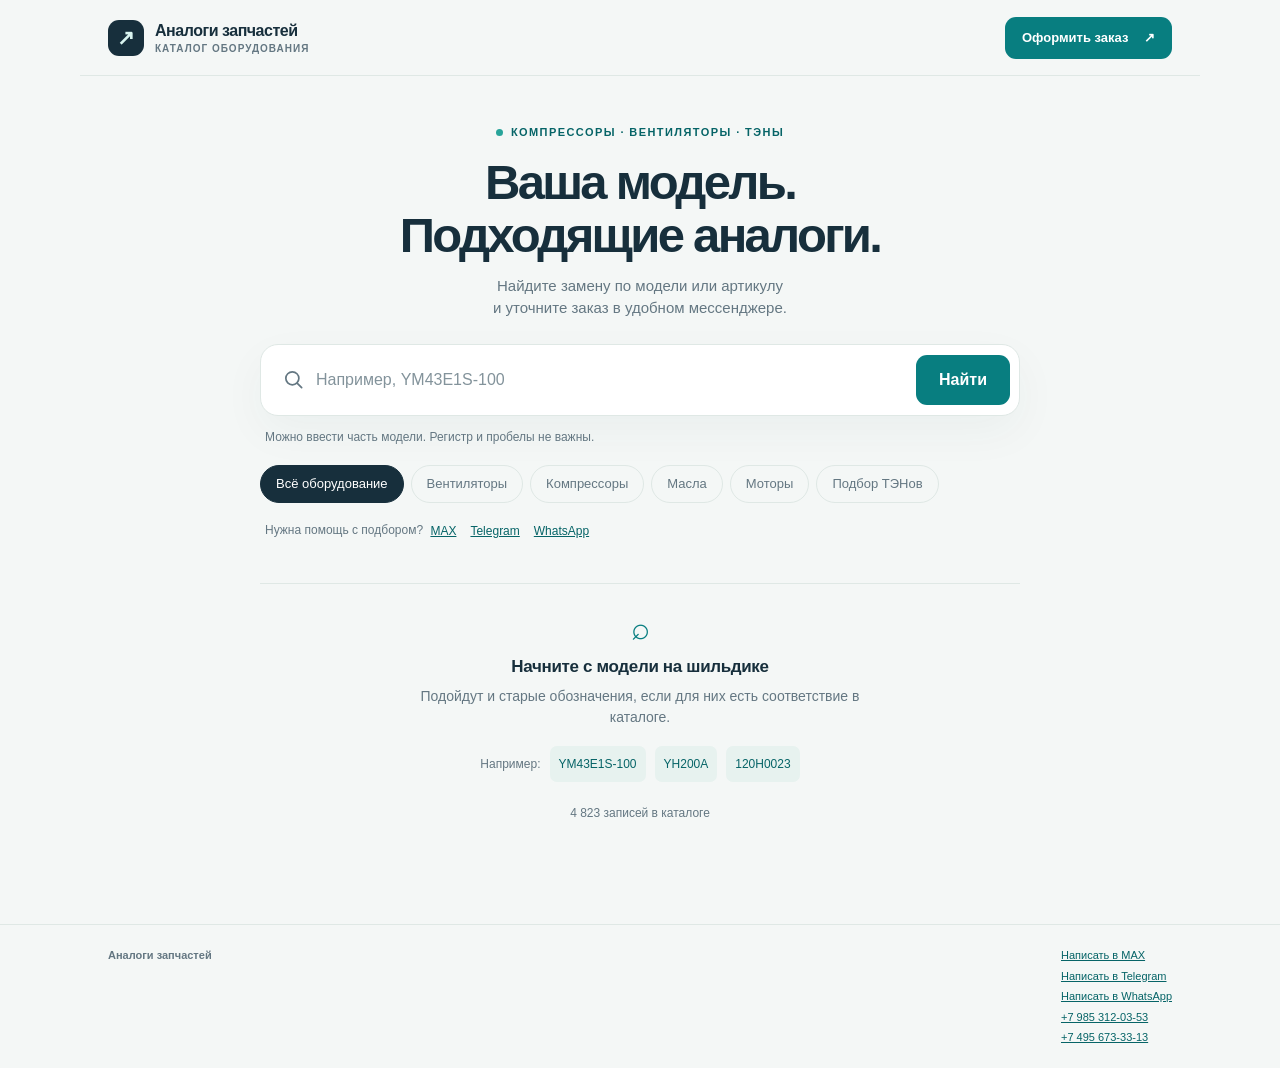
<file: index.html>
<!doctype html>
<html lang="ru">
<head>
<meta charset="utf-8"><meta name="viewport" content="width=device-width, initial-scale=1"><meta name="theme-color" content="#f4f7f6">
<meta name="description" content="Поиск аналогов запчастей по модели или артикулу. Компрессоры, вентиляторы и подбор ТЭНов.">
<title>Аналоги запчастей — поиск по каталогу</title>
<link rel="stylesheet" href="./assets/site.css?v=20261118-owner1">
<script defer src="./assets/vendor/jszip.min.js?v=20261118-owner1"></script><script type="module" src="./assets/app.js?v=20261118-owner1"></script>
<link rel="icon" type="image/svg+xml" href="./assets/catalog-icon.svg?v=20261118-owner1"><link rel="icon" type="image/png" sizes="32x32" href="./assets/catalog-icon-32.png?v=20261118-owner1"><link rel="apple-touch-icon" sizes="180x180" href="./assets/catalog-icon-180.png?v=20261118-owner1"><meta name="application-name" content="Аналоги запчастей"><meta name="apple-mobile-web-app-title" content="Аналоги запчастей"></head>
<body>
<header class="shell topbar"><a class="brand" href="./" aria-label="Аналоги запчастей, главная"><span class="mark" aria-hidden="true">↗</span><span>Аналоги запчастей<small>Каталог оборудования</small></span></a><button type="button" class="primary header-order" id="headerOrder">Оформить заказ <span aria-hidden="true">↗</span></button></header>
<main class="shell">
<section class="intro"><div class="eyebrow"><span class="dot"></span>Компрессоры · вентиляторы · ТЭНы</div><h1>Ваша модель.<br> Подходящие аналоги.</h1><p>Найдите замену по модели или артикулу<br>и уточните заказ в удобном мессенджере.</p></section>
<section class="search-area" aria-label="Поиск оборудования">
<form class="search-card" id="searchForm" role="search"><svg class="search-icon" viewBox="0 0 24 24" fill="none" aria-hidden="true"><circle cx="10.8" cy="10.8" r="6.8" stroke="currentColor" stroke-width="1.8"/><path d="m16 16 4.5 4.5" stroke="currentColor" stroke-width="1.8" stroke-linecap="round"/></svg><input id="query" type="search" autocomplete="off" aria-label="Модель или артикул" placeholder="Например, YM43E1S-100" maxlength="180" aria-describedby="searchHint"><button class="clear" type="button" id="clearBtn" aria-label="Очистить поиск" hidden>×</button><button class="primary search-btn" type="submit" id="findBtn" disabled>Найти</button></form>
<p class="hint" id="searchHint">Можно ввести часть модели. Регистр и пробелы не важны.</p><div class="filters" id="filters" role="group" aria-label="Категория оборудования"><button class="chip active" type="button" data-category="" aria-pressed="true">Всё оборудование</button></div><p class="hint max-slot"></p></section>
<div class="load-state" id="loadState" role="status"><span class="spinner" aria-hidden="true"></span>Загружаем каталог…</div>
<section class="welcome" id="welcome" hidden><div class="welcome-icon" aria-hidden="true">⌕</div><h2>Начните с модели на шильдике</h2><p>Подойдут и старые обозначения, если для них есть соответствие в каталоге.</p><div class="examples"><span>Например:</span><button type="button" data-example="YM43E1S-100">YM43E1S-100</button><button type="button" data-example="YH200A">YH200A</button><button type="button" data-example="120H0023">120H0023</button></div><span class="catalog-count" id="catalogCount"></span></section>
<section class="results" id="results" hidden aria-label="Результаты поиска"><div class="results-head"><h2>Результаты поиска</h2><span class="count" id="count" role="status"></span></div><div class="cards" id="cards"></div><button class="secondary more" id="moreBtn" type="button" hidden>Показать ещё</button><button class="secondary more" id="similarBtn" type="button" hidden>Показать похожие обозначения</button></section>
<section class="empty-state" id="empty" hidden><h2>В каталоге не нашлось совпадений</h2><p>Проверьте модель или попробуйте другую часть кода.</p><p class="contact-slot"></p></section>
</main>
<footer><div class="shell foot"><strong>Аналоги запчастей</strong><span class="contact-slot"></span></div></footer>
<div id="toast" class="toast" role="status" hidden></div>
<dialog id="orderDialog" class="order-dialog" aria-labelledby="orderTitle"><div class="dialog-head"><div><span class="eyebrow">Связь со специалистом</span><h2 id="orderTitle">Заказать запчасть</h2></div><button type="button" class="dialog-close" id="closeOrder" aria-label="Закрыть">×</button></div><p class="order-description">Наличие и стоимость уточняются в переписке. Скопируйте сообщение и отправьте его специалисту в удобном мессенджере.</p><label for="orderMessage">Сообщение для заказа</label><textarea id="orderMessage" rows="5"></textarea><div class="order-steps"><button type="button" class="secondary" id="copyOrder">1. Скопировать сообщение</button><div class="messenger-choice"><p>2. Выберите мессенджер</p><div class="messenger-options" id="messengerOptions" aria-label="Связь со специалистом"></div></div></div><p class="small-note" id="orderCopyStatus" role="status">Сообщение можно дополнить перед копированием.</p></dialog>
</body></html>
</file>
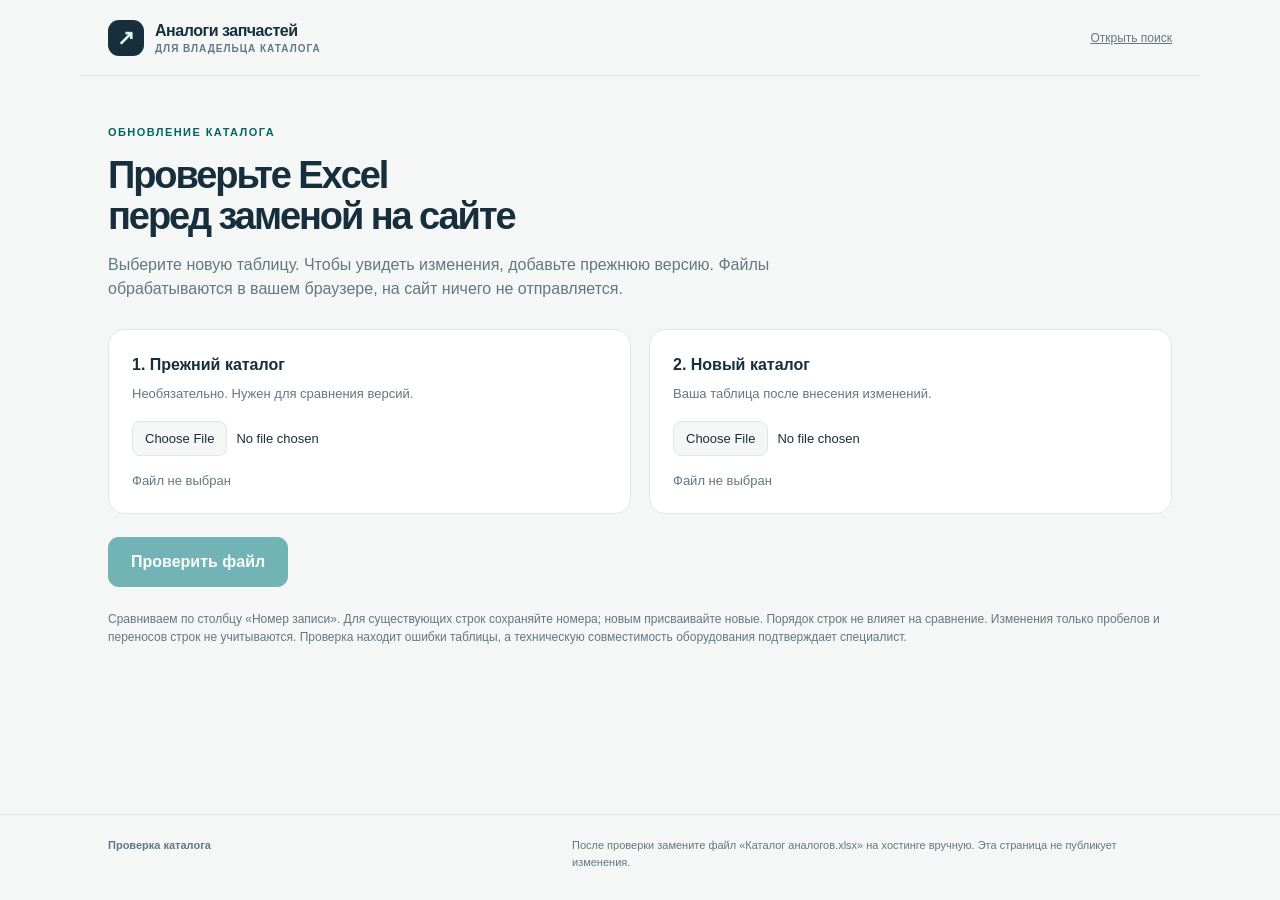
<file: check.html>
<!doctype html>
<html lang="ru"><head><meta charset="utf-8"><meta name="viewport" content="width=device-width, initial-scale=1"><meta name="robots" content="noindex,nofollow"><title>Проверка обновления каталога</title><link rel="stylesheet" href="./assets/site.css?v=20261118-owner1"><script defer src="./assets/vendor/jszip.min.js?v=20261118-owner1"></script><script type="module" src="./assets/check.js?v=20261118-owner1"></script><link rel="icon" type="image/svg+xml" href="./assets/checker-icon.svg?v=20261118-owner1"><link rel="icon" type="image/png" sizes="32x32" href="./assets/checker-icon-32.png?v=20261118-owner1"><link rel="apple-touch-icon" sizes="180x180" href="./assets/checker-icon-180.png?v=20261118-owner1"><meta name="application-name" content="Проверка Excel"><meta name="apple-mobile-web-app-title" content="Проверка Excel"></head>
<body>
<header class="shell topbar"><a class="brand" href="./"><span class="mark" aria-hidden="true">↗</span><span>Аналоги запчастей<small>Для владельца каталога</small></span></a><a href="./" class="small-note">Открыть поиск</a></header>
<main class="shell"><section class="owner-intro"><div class="eyebrow">Обновление каталога</div><h1>Проверьте Excel<br>перед заменой на сайте</h1><p>Выберите новую таблицу. Чтобы увидеть изменения, добавьте прежнюю версию. Файлы обрабатываются в вашем браузере, на сайт ничего не отправляется.</p></section>
<div class="uploads"><section class="upload-box"><label for="oldFile">1. Прежний каталог</label><p>Необязательно. Нужен для сравнения версий.</p><input type="file" id="oldFile" accept=".xlsx"><div class="file-state" id="oldState">Файл не выбран</div></section><section class="upload-box"><label for="newFile">2. Новый каталог</label><p>Ваша таблица после внесения изменений.</p><input type="file" id="newFile" accept=".xlsx" required><div class="file-state" id="newState">Файл не выбран</div></section></div>
<div class="check-actions"><button type="button" class="primary" id="checkBtn" disabled>Проверить файл</button><button type="button" class="secondary" id="downloadBtn" hidden>Скачать отчёт</button><span id="progress" role="status" class="small-note"></span></div>
<p class="small-note">Сравниваем по столбцу «Номер записи». Для существующих строк сохраняйте номера; новым присваивайте новые. Порядок строк не влияет на сравнение. Изменения только пробелов и переносов строк не учитываются. Проверка находит ошибки таблицы, а техническую совместимость оборудования подтверждает специалист.</p>
<section id="checkResults" class="check-results" aria-live="polite"></section>
</main><footer><div class="shell foot"><strong>Проверка каталога</strong><span>После проверки замените файл «Каталог аналогов.xlsx» на хостинге вручную. Эта страница не публикует изменения.</span></div></footer></body></html>
</file>
<file: assets/site.css>
:root{--ink:#172f3c;--muted:#647782;--accent:#087e80;--accent-dark:#066467;--line:#dfe8e5;--paper:#fff;--bg:#f4f7f6;--soft:#e7f2ef;--shadow:0 16px 45px #163d3b0b;--danger:#a43232}
*{box-sizing:border-box}body{margin:0;background:var(--bg);color:var(--ink);font:16px/1.5 -apple-system,BlinkMacSystemFont,"Segoe UI",sans-serif;-webkit-font-smoothing:antialiased}button,input,select{font:inherit}button,a{-webkit-tap-highlight-color:transparent}button{cursor:pointer}button:disabled{opacity:.55;cursor:wait}a{color:var(--accent-dark)}button:focus-visible,a:focus-visible,summary:focus-visible,input:focus-visible{outline:3px solid #63b5ab;outline-offset:4px}[hidden]{display:none!important}.shell{max-width:1120px;margin:auto;padding:0 28px}.topbar{min-height:82px;display:flex;align-items:center;justify-content:space-between;gap:18px;border-bottom:1px solid var(--line)}.brand{display:flex;align-items:center;gap:11px;font-weight:750;letter-spacing:-.03em;color:var(--ink);text-decoration:none}.mark{width:36px;height:36px;border-radius:11px;background:var(--ink);display:grid;place-items:center;color:#d9f4ef;font-size:21px}.brand small{display:block;color:var(--muted);font-size:10px;letter-spacing:.1em;text-transform:uppercase;font-weight:650;margin-top:-2px}.top-note{font-size:12px;color:var(--muted)}main{min-height:calc(100vh - 162px);padding-top:58px!important;padding-bottom:72px!important}.intro{max-width:750px;margin:0 auto 29px;text-align:center}.eyebrow{display:inline-flex;align-items:center;gap:8px;color:var(--accent-dark);font-weight:750;font-size:11px;letter-spacing:.13em;text-transform:uppercase}.dot{width:7px;height:7px;background:#28a49a;border-radius:50%}h1{font-size:clamp(34px,5vw,55px);line-height:1.08;letter-spacing:-.055em;margin:16px 0;font-weight:720}.intro p{max-width:580px;margin:auto;color:var(--muted);font-size:16px}.search-area{max-width:760px;margin:auto}.search-card{background:var(--paper);border:1px solid var(--line);border-radius:18px;padding:9px;box-shadow:var(--shadow);display:flex;align-items:center;gap:7px}.search-icon{width:23px;height:23px;margin-left:12px;color:var(--muted);flex:none}.search-card input{min-width:0;flex:1;border:0;outline:0;background:transparent;color:var(--ink);font-size:16px;padding:14px 4px;width:100%}.search-card input:focus-visible{outline-offset:0;outline-width:2px;border-radius:6px}.search-card input::-webkit-search-cancel-button{display:none}.search-card input::placeholder{color:#83939b}.clear{border:0;background:transparent;color:var(--muted);border-radius:10px;min-width:38px;min-height:44px;font-size:22px}.clear:hover{background:var(--bg)}.primary{border:0;border-radius:11px;background:var(--accent);color:white;font-weight:650;padding:13px 23px;min-height:46px}.primary:hover{background:var(--accent-dark)}.hint{margin:12px 5px;color:var(--muted);font-size:12px}.filters{display:flex;flex-wrap:wrap;gap:7px;margin-top:19px}.chip{border:1px solid var(--line);border-radius:30px;background:transparent;padding:8px 15px;color:var(--muted);font-size:13px;min-height:38px}.chip.active{background:var(--ink);color:white;border-color:var(--ink)}.chip:hover:not(.active){background:white;color:var(--ink)}.load-state{max-width:760px;margin:32px auto;text-align:center;color:var(--muted);font-size:14px}.spinner{display:inline-block;width:15px;height:15px;border:2px solid var(--line);border-top-color:var(--accent);border-radius:50%;vertical-align:-2px;margin-right:10px;animation:spin 1s linear infinite}@keyframes spin{to{transform:rotate(360deg)}}.welcome{max-width:760px;text-align:center;margin:36px auto 0;padding:28px;border-top:1px solid var(--line)}.welcome-icon{font-size:32px;line-height:1;color:var(--accent)}.welcome h2{font-size:17px;margin:10px 0 7px;letter-spacing:-.02em}.welcome p{max-width:480px;margin:0 auto;color:var(--muted);font-size:14px}.examples{display:flex;flex-wrap:wrap;justify-content:center;align-items:center;gap:4px 9px;margin:18px 0;font-size:12px;color:var(--muted)}.examples button{border:0;background:var(--soft);border-radius:7px;color:var(--accent-dark);padding:7px 9px;min-height:36px}.catalog-count{color:var(--muted);font-size:12px}.results{margin:36px auto 0;max-width:960px}.results-head{display:flex;align-items:center;justify-content:space-between;gap:15px;margin-bottom:16px}.results-head h2{font-size:20px;letter-spacing:-.025em;margin:0}.count{font-size:12px;color:var(--muted);text-align:right}.cards{display:grid;grid-template-columns:1fr 1fr;gap:16px;align-items:start}.card{min-width:0;background:var(--paper);border:1px solid var(--line);border-radius:17px;overflow:hidden;box-shadow:0 5px 18px #183d3b04}.card-top{padding:19px 21px 17px;border-bottom:1px solid var(--line);background:linear-gradient(130deg,#f8fbfa,white)}.kicker{color:var(--muted);font-size:11px;letter-spacing:.07em;text-transform:uppercase;font-weight:650}.model{font-size:22px;font-weight:740;letter-spacing:-.035em;margin:3px 0;overflow-wrap:anywhere;white-space:pre-line}.brand-name{color:var(--muted);font-size:12px}.card-category{display:inline-block;margin-top:9px;font-size:10px;letter-spacing:.03em;background:var(--soft);color:var(--accent-dark);padding:3px 8px;border-radius:6px}.match{padding:17px 21px;border-bottom:1px solid var(--line)}.match:last-child{border-bottom:0}.match-label{font-size:11px;color:var(--accent-dark);font-weight:650;margin-bottom:5px}.match-label.caution{color:#946322}.match-line{display:flex;align-items:start;justify-content:space-between;gap:10px}.match-model{font-size:16px;font-weight:680;overflow-wrap:anywhere;white-space:pre-line;line-height:1.4}.copy{display:inline-flex;align-items:center;gap:5px;flex:none;border:1px solid var(--line);background:white;color:var(--muted);padding:7px 9px;border-radius:8px;font-size:11px;min-height:36px}.copy:hover{border-color:var(--accent);color:var(--accent)}.copy svg{width:13px;height:13px}.details{margin-top:11px;font-size:12px;color:var(--muted)}summary{cursor:pointer;min-height:28px;padding:3px 0;color:var(--accent-dark);list-style-position:inside}.spec-block{margin:10px 0;white-space:pre-line;overflow-wrap:anywhere}.spec-block strong{display:block;color:var(--ink);font-size:11px;margin-bottom:3px}.spec-block p{margin:0}.card-more{border:0;border-top:1px solid var(--line);width:100%;color:var(--accent-dark);background:#fafcfb;padding:13px;font-size:13px}.secondary{border:1px solid var(--line);border-radius:10px;background:white;color:var(--ink);min-height:44px;padding:10px 20px;font-weight:600}.secondary:hover{border-color:var(--accent)}.more{display:block;margin:24px auto 0}.empty-state{max-width:760px;margin:34px auto;text-align:center;padding:32px 22px;border:1px dashed #ccdcd7;border-radius:16px;color:var(--muted)}.empty-state h2{color:var(--ink);font-size:18px;margin:0 0 8px}.empty-state p{font-size:14px;margin:6px 0}.load-error{background:#fff7f3;border:1px solid #efd4c4;border-radius:14px;padding:22px;color:var(--ink)}.load-error p{margin:5px 0 15px}.contact-slot:empty{display:none}footer{border-top:1px solid var(--line);padding:22px 0;color:var(--muted);font-size:11px}.foot{display:flex;justify-content:space-between;gap:15px;align-items:start}.foot strong{white-space:nowrap;font-weight:650}.foot>span{max-width:600px}.contacts{display:flex;flex-direction:column;gap:4px;white-space:nowrap}.toast{position:fixed;bottom:24px;left:50%;transform:translateX(-50%);z-index:10;max-width:calc(100vw - 32px);background:var(--ink);color:white;padding:12px 21px;border-radius:10px;font-size:14px;box-shadow:var(--shadow)}
.owner-intro{max-width:800px;margin-bottom:28px}.owner-intro h1{font-size:38px;margin:12px 0}.owner-intro p{color:var(--muted);max-width:690px}.uploads{display:grid;grid-template-columns:1fr 1fr;gap:18px}.upload-box{background:white;border:1px solid var(--line);border-radius:16px;padding:23px;min-width:0}.upload-box label{display:block;font-size:16px;font-weight:700;margin-bottom:7px}.upload-box p{font-size:13px;color:var(--muted);margin:0 0 17px}.upload-box input{max-width:100%;font-size:13px}.upload-box input::file-selector-button{border:1px solid var(--line);padding:9px 12px;border-radius:8px;background:var(--bg);color:var(--ink);cursor:pointer;margin-right:9px}.file-state{margin-top:15px;color:var(--muted);font-size:13px;overflow-wrap:anywhere}.check-actions{display:flex;gap:10px;align-items:center;margin:23px 0;flex-wrap:wrap}.check-results{margin-top:28px}.check-message{padding:21px;border-radius:14px;border:1px solid var(--line);background:white}.check-message.ok{background:var(--soft);border-color:#c5dfd5}.check-message.bad{background:#fff3f1;border-color:#efd1cc}.check-message h2{font-size:19px;margin:0 0 7px}.check-message p{font-size:14px;margin:5px 0;color:var(--muted)}.metrics{display:grid;grid-template-columns:repeat(4,1fr);gap:12px;margin:19px 0}.metric{background:white;border:1px solid var(--line);border-radius:12px;padding:17px;font-size:13px;color:var(--muted)}.metric b{display:block;font-size:28px;color:var(--ink);font-weight:700}.issue-list{padding-left:22px;font-size:13px}.issue-list li{margin-bottom:8px}.review-group{margin-top:18px;background:white;padding:18px 21px;border:1px solid var(--line);border-radius:13px}.review-group>summary{font-size:15px;font-weight:650}.review-row{border-top:1px solid var(--line);margin-top:14px;padding-top:14px;font-size:13px;overflow-wrap:anywhere}.review-row strong{display:block}.change-field{margin:10px 0;padding-left:12px;border-left:2px solid var(--line)}.before{color:#9b4840;white-space:pre-wrap}.after{color:var(--accent-dark);white-space:pre-wrap}.small-note{font-size:12px;color:var(--muted)}
@media(max-width:680px){.shell{padding:0 17px}.topbar{min-height:68px}.brand{font-size:15px;gap:8px}.mark{width:32px;height:32px}.top-note{display:none}main{padding-top:36px!important;padding-bottom:48px!important}.intro{margin-bottom:24px}h1{font-size:36px;margin:14px 0}.intro p{font-size:14px;max-width:340px}.search-card{padding:6px;gap:2px;border-radius:14px}.search-icon{margin-left:6px;width:20px;height:20px}.search-card input{padding:13px 3px}.search-card input::placeholder{font-size:13px}.primary.search-btn{padding:12px 13px;font-size:14px}.clear{min-width:29px}.hint{font-size:11px}.filters{gap:6px;margin-top:15px}.chip{font-size:12px;padding:8px 12px}.welcome{margin-top:25px;padding:23px 8px 4px}.welcome h2{font-size:16px}.welcome p{font-size:13px}.examples{gap:5px}.results{margin-top:28px}.results-head h2{font-size:17px}.count{font-size:11px}.cards{grid-template-columns:1fr;gap:13px}.card-top,.match{padding:16px 18px}.model{font-size:21px}.foot{display:block}.foot>span{display:block;margin-top:5px}.owner-intro h1{font-size:31px}.uploads{grid-template-columns:1fr}.upload-box{padding:20px}.metrics{grid-template-columns:1fr 1fr}.review-group{padding:15px}.metric{padding:13px}.check-actions{align-items:stretch;flex-direction:column}.check-actions button{width:100%}}
.contacts a{display:block}.has-query main{padding-top:30px!important}.has-query .intro h1{font-size:39px;margin:11px 0}.has-query .intro p{display:none}.has-query .intro{margin-bottom:21px}.card>.match-wrap+.match-wrap{border-top:1px solid var(--line)}
@media(max-width:680px){.has-query main{padding-top:24px!important}.has-query .intro h1{font-size:28px;line-height:1.12}.has-query .intro{margin-bottom:20px}.has-query .results{margin-top:23px}.match{padding-top:14px;padding-bottom:14px}}
/* Search-first catalogue: the replacement code is the primary content. */
.topbar{position:sticky;top:0;background:var(--bg);z-index:5;min-height:76px}.header-order{font-size:13px;padding:11px 17px;min-height:42px;white-space:nowrap}.header-order span{margin-left:12px}main{padding-top:43px!important}.intro h1{font-size:clamp(34px,4vw,49px);margin:13px 0}.intro p{font-size:15px}.intro{margin-bottom:24px}.has-query main{padding-top:23px!important}.has-query .intro{margin-bottom:17px}.has-query .intro .eyebrow{display:none}.has-query .intro h1{font-size:26px;line-height:1.2;margin:0}.has-query .intro h1 br{display:none}.results{max-width:960px;margin-top:28px}.cards{grid-template-columns:1fr;gap:25px}.card{border-radius:18px;box-shadow:var(--shadow)}.exact-card{border-color:#b7d8ce}.card-top{padding:21px 24px;background:#eaf3ef}.similar-card .card-top{background:#f1f4f3}.found-context{display:flex;justify-content:space-between;gap:10px;align-items:center;margin-bottom:9px}.kicker{font-size:11px;letter-spacing:.06em}.match-status{font-size:11px;color:var(--accent-dark);font-weight:600}.similar-card .match-status{color:var(--muted)}.model{font-size:26px;line-height:1.25;margin:3px 0 7px}.source-meta{display:flex;gap:7px 14px;flex-wrap:wrap;align-items:center;color:var(--muted);font-size:12px}.source-meta>span+span:not(.voltage){border-left:1px solid #cbdad4;padding-left:14px}.voltage{display:inline-block;background:#fff0d0;border:1px solid #e5c991;border-radius:5px;padding:2px 7px;font-size:11px;color:#765312;font-weight:750;letter-spacing:0;white-space:nowrap}.options-section{padding:20px 24px 23px}.options-section+.options-section{border-top:1px solid var(--line)}.options-heading{display:flex;align-items:center;gap:10px;margin-bottom:15px}.options-heading h3{font-size:17px;margin:0;letter-spacing:-.025em}.options-heading>span{font-size:11px;min-width:24px;text-align:center;padding:2px 6px;border-radius:20px;background:var(--soft);color:var(--accent-dark);font-weight:700}.options-grid{display:grid;grid-template-columns:1fr 1fr;gap:12px}.options-grid>.match{padding:16px 17px;background:white;border:1px solid var(--line);border-radius:12px;min-width:0}.match-label{font-size:11px;font-weight:700;margin-bottom:5px}.match-model{font-size:20px;line-height:1.3;font-weight:750;letter-spacing:-.025em;margin:0;white-space:pre-line;overflow-wrap:anywhere}.option-title{display:flex;gap:7px;align-items:center;flex-wrap:wrap;margin-bottom:4px}.brand-name{font-size:12px}.quick-specs{font-size:12px;color:var(--muted);line-height:1.5;margin:10px 0 0;overflow-wrap:anywhere}.match-actions{display:flex;gap:8px;align-items:center;flex-wrap:wrap;margin-top:13px}.option-order{min-height:38px;padding:8px 12px;font-size:12px;border-radius:8px}.copy{min-height:38px;font-size:11px;padding:8px 10px}.details{margin-top:9px;font-size:12px}.details summary{font-size:11px;min-height:30px}.spec-block{line-height:1.6}.order-dialog{border:1px solid var(--line);border-radius:19px;background:var(--paper);color:var(--ink);padding:27px;max-width:570px;width:calc(100% - 32px);max-height:calc(100dvh - 32px);box-shadow:0 24px 90px #102b3240;overflow-y:auto}.order-dialog::backdrop{background:#132d3a66;backdrop-filter:blur(3px)}.dialog-head{display:flex;justify-content:space-between;gap:10px;align-items:start}.dialog-head h2{font-size:25px;letter-spacing:-.03em;margin:7px 0}.dialog-close{border:1px solid var(--line);background:var(--bg);border-radius:10px;min-width:38px;min-height:38px;color:var(--ink);font-size:24px;line-height:1}.order-description{color:var(--muted);font-size:14px;margin:10px 0 20px}.order-dialog label{display:block;font-size:12px;font-weight:700;margin-bottom:8px}.order-dialog textarea{width:100%;resize:vertical;min-height:150px;max-height:310px;border:1px solid #c9d9d2;border-radius:10px;background:#f8fbf9;color:var(--ink);font-family:inherit;font-size:14px;line-height:1.65;padding:14px}.order-steps{display:grid;grid-template-columns:1fr 1fr;gap:9px;margin:17px 0 12px}.order-steps>*{text-align:center;font-size:12px;min-height:44px;padding:12px 9px;border-radius:9px}.max-button{display:block;text-decoration:none}.order-dialog .small-note{margin:0;min-height:34px}
@media(max-width:680px){.topbar{min-height:68px;gap:8px}.brand{font-size:13px;gap:7px}.brand small{font-size:8px}.mark{width:29px;height:29px;border-radius:9px}.header-order{font-size:11px;padding:10px 11px;min-height:38px}.header-order span{display:none}.intro .eyebrow{font-size:9px;letter-spacing:.08em}.intro h1{font-size:34px}.has-query main{padding-top:18px!important}.has-query .intro h1{font-size:19px}.has-query .intro{margin-bottom:15px}.has-query .intro h1 br{display:inline}.has-query .intro h1 br:after{content:' '}.filters{margin-top:12px}.has-query .results{margin-top:20px}.results-head h2{font-size:16px}.count{font-size:10px}.cards{gap:18px}.card-top{padding:17px}.found-context{align-items:start}.match-status{font-size:10px;text-align:right}.model{font-size:23px}.source-meta{font-size:11px;gap:6px 10px}.source-meta>span+span:not(.voltage){padding-left:10px}.options-section{padding:17px 13px}.options-heading{margin:0 4px 12px}.options-heading h3{font-size:16px}.options-grid{grid-template-columns:1fr;gap:10px}.options-grid>.match{padding:15px}.match-model{font-size:21px}.match-actions{gap:7px;margin-top:12px}.option-order{font-size:12px;flex:1;min-height:41px}.copy{min-height:41px}.quick-specs{font-size:12px}.order-dialog{padding:20px}.dialog-head h2{font-size:22px}.order-steps{grid-template-columns:1fr}.order-steps>*{font-size:13px}.order-dialog textarea{font-size:16px}.order-description{font-size:13px}}
.context-explanation{font-size:13px;color:var(--muted);line-height:1.6;max-width:720px;margin:-3px 0 16px}.context-relation{font-size:12px;color:var(--muted);margin:8px 0 0;overflow-wrap:anywhere}.unknown-brand{color:#78858c;font-size:11px}.article-context{background:#fafcfb}.article-context .options-heading h3{font-size:16px}
@media(max-width:680px){.options-heading{align-items:flex-start}.options-heading h3{line-height:1.4}.options-heading>span{flex:none;margin-top:2px}.context-explanation{font-size:12px;padding:0 4px}.article-context .options-heading h3{font-size:15px}}
/* Compact replacement list: manufacturer + full model, one result per row. */
.has-query .intro{display:none}.has-query .results{margin-top:22px}.options-section{padding:17px 22px}.options-grid{display:block;border-top:1px solid var(--line)}.options-grid>.match{display:grid;grid-template-columns:minmax(0,1fr) auto;align-items:center;gap:0 16px;padding:13px 0;border:0;border-bottom:1px solid var(--line);border-radius:0;background:transparent}.options-grid>.match:last-child{border-bottom:0}.result-main{min-width:0}.result-identity{display:flex;align-items:baseline;flex-wrap:wrap;gap:3px 10px}.result-identity .brand-name{font-size:14px;color:var(--muted)}.result-identity .unknown-brand{font-size:12px}.result-identity .match-model{font-size:18px;line-height:1.45}.match-label{font-size:10px;margin-bottom:2px;font-weight:600}.match-actions{margin:0;gap:6px;flex-wrap:nowrap}.option-order{font-size:11px;min-height:35px;padding:7px 12px}.copy{min-height:35px;padding:7px 9px}.context-relation{display:block;font-size:11px;margin-top:3px}.match>.details{grid-column:1/-1;margin-top:2px}.details summary{min-height:24px;padding:2px 0;font-size:10px}.options-heading{margin-bottom:10px}.options-heading h3{font-size:16px}.card-top{padding:17px 22px}.model{font-size:24px}.context-explanation{font-size:12px;margin-bottom:11px;line-height:1.5}.article-context{background:#fbfcfc}.card{box-shadow:none}.brand-name.unknown-brand{color:#7c878d}
@media(max-width:680px){.options-section{padding:14px 16px}.options-heading{margin-left:0}.options-heading h3{font-size:15px}.options-grid>.match{gap:8px;padding:12px 0;grid-template-columns:1fr}.result-identity{gap:2px 8px}.result-identity .brand-name{font-size:13px}.result-identity .match-model{font-size:18px}.match-actions{justify-content:flex-start;margin-top:2px}.option-order{flex:none;min-height:36px;padding:7px 15px}.copy{min-height:36px}.match>.details{margin-top:0}.card-top{padding:15px 17px}.context-explanation{padding:0}.context-relation{margin-top:2px}}
.options-grid .match-label{display:none}.options-grid .match-label.caution{display:block}.options-grid>.match{padding-top:11px;padding-bottom:11px}.result-identity .brand-name{font-size:14px}.result-identity .match-model{font-size:18px}
.no-analog-state h3{font-size:18px;margin:0 0 7px}.no-analog-state p{font-size:14px;color:var(--muted);margin:0 0 16px}.no-analog-state{padding-top:24px;padding-bottom:24px}
.source-evidence{margin-top:13px;padding:11px 12px;border-left:2px solid #bdd9d0;background:#f4f8f6;font-size:11px;overflow-wrap:anywhere}.source-evidence p{margin:5px 0;white-space:pre-line}.source-evidence small{color:var(--muted)}.basis-explanation{font-size:12px;line-height:1.6;color:var(--muted);margin:10px 0}
.quick-messengers{display:inline-flex;flex-wrap:wrap;gap:5px 14px;margin-left:4px;vertical-align:middle}.quick-messengers a{display:inline-flex;align-items:center;min-height:32px}.order-steps{grid-template-columns:1fr;gap:17px}.order-steps>.messenger-choice{padding:0;text-align:left;min-height:0}.messenger-choice p{font-size:12px;color:var(--muted);font-weight:600;margin:0 0 9px}.messenger-options{display:grid;grid-template-columns:repeat(3,minmax(0,1fr));gap:8px}.messenger-link{display:flex;justify-content:center;align-items:center;border:1px solid #c9d9d2;background:white;color:var(--ink);border-radius:9px;min-height:45px;padding:10px 5px;text-decoration:none;font-size:13px;font-weight:650}.messenger-link:hover{background:var(--soft);border-color:var(--accent)}
@media(max-width:680px){.max-slot{line-height:1.7}.quick-messengers{gap:4px 14px;margin-left:0}.messenger-options{gap:6px}.messenger-link{font-size:12px;min-height:45px}}
@media(prefers-reduced-motion:reduce){*{animation:none!important;scroll-behavior:auto!important}}
</file>
